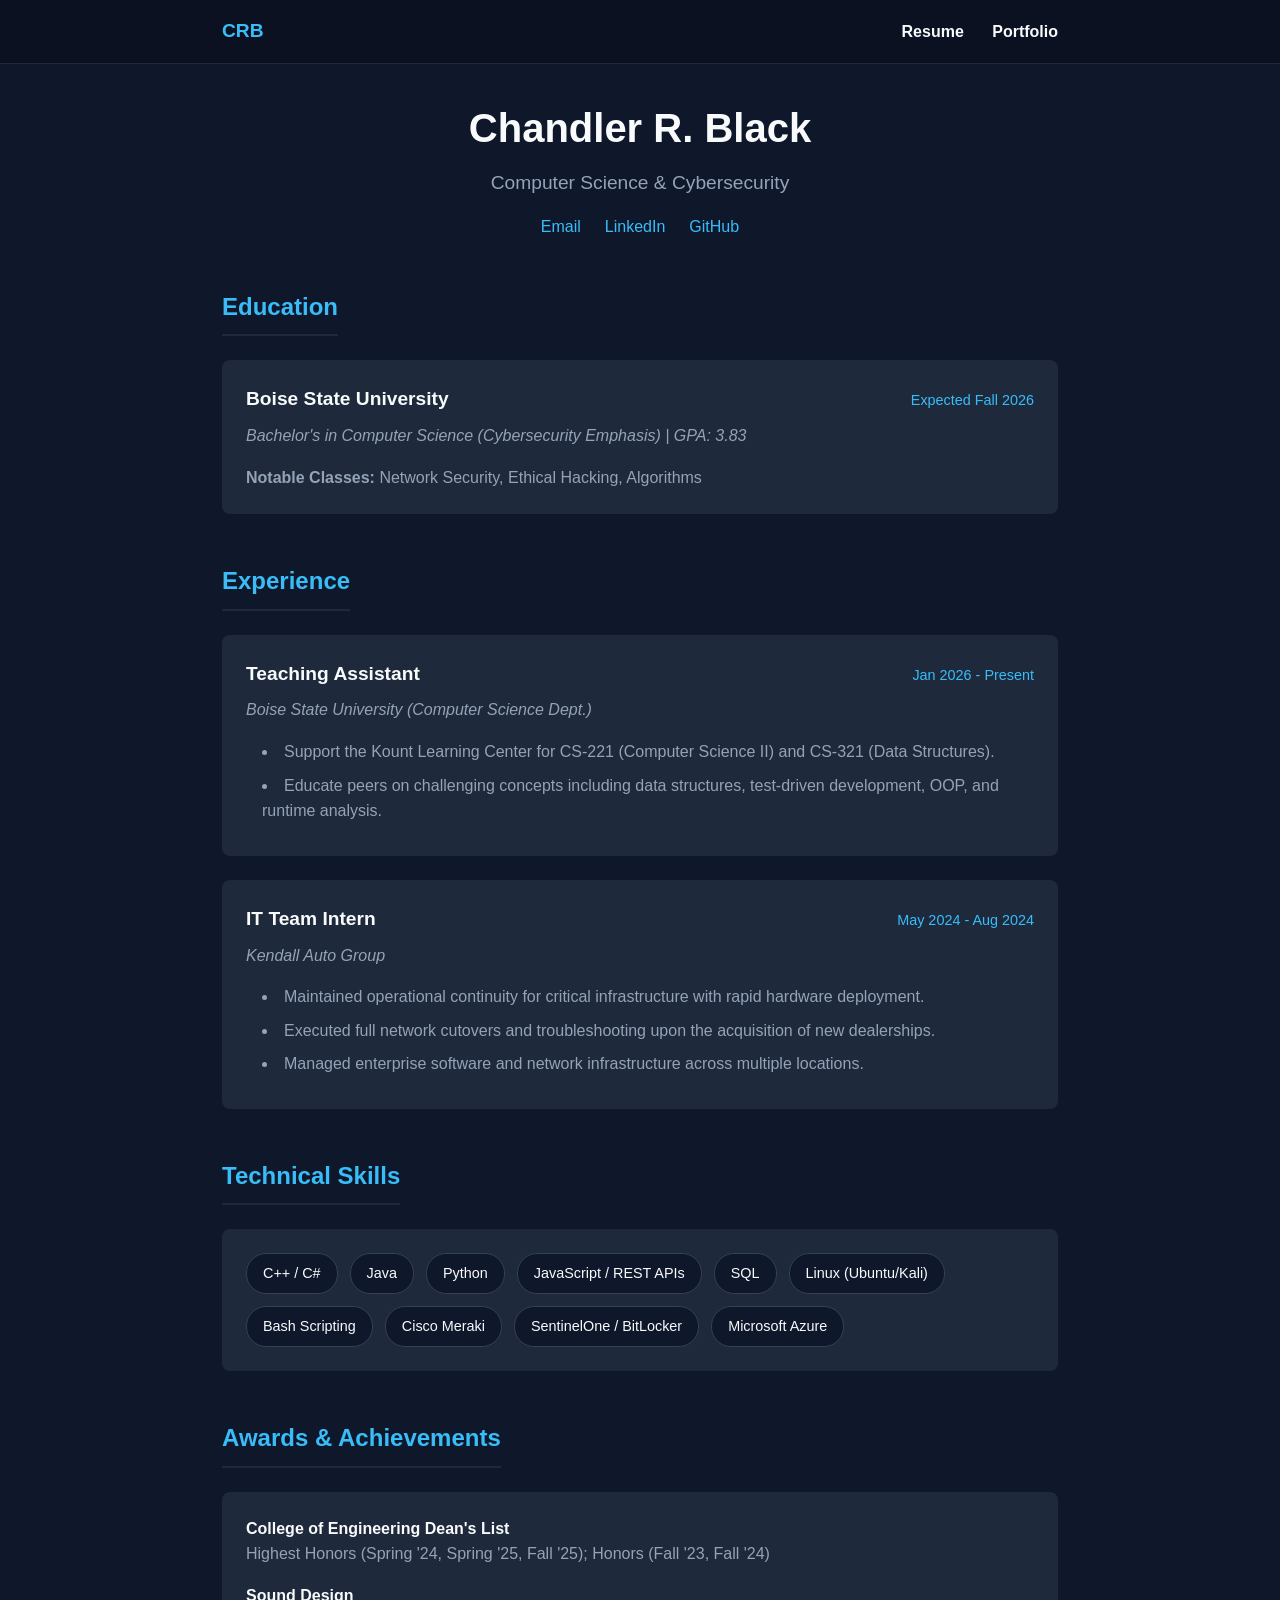
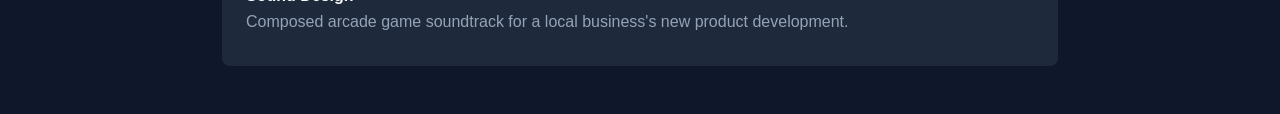
<file: index.html>
<!DOCTYPE html>
<html lang="en">
<head>
    <meta charset="UTF-8">
    <meta name="viewport" content="width=device-width, initial-scale=1.0">
    <title>Chandler R. Black | Resume</title>
    <link rel="stylesheet" href="style.css">
</head>
<body>
    <nav>
        <div class="nav-container">
            <div class="nav-brand">CRB</div>
            <div class="nav-links">
                <a href="index.html">Resume</a>
                <a href="projects.html">Portfolio</a>
            </div>
        </div>
    </nav>

    <div class="container">
        <header>
            <h1>Chandler R. Black</h1>
            <h2>Computer Science & Cybersecurity</h2>
            <div style="margin-top: 1rem; display: flex; justify-content: center; gap: 1.5rem;">
                <a href="mailto:chandlerblack@u.boisestate.edu">Email</a>
                <a href="https://www.linkedin.com/in/chandler-r-black" target="_blank">LinkedIn</a>
                <a href="https://github.com/ChandlerBlack" target="_blank">GitHub</a>
            </div>
        </header>

        <section id="education">
            <h3>Education</h3>
            <div class="card">
                <div class="card-header">
                    <div class="card-title">Boise State University</div>
                    <div class="date">Expected Fall 2026</div>
                </div>
                <div class="card-subtitle">Bachelor's in Computer Science (Cybersecurity Emphasis) | GPA: 3.83</div>
                <p style="color: var(--text-muted);"><strong>Notable Classes:</strong> Network Security, Ethical Hacking, Algorithms</p>
            </div>
        </section>

        <section id="experience">
            <h3>Experience</h3>
            <div class="card">
                <div class="card-header">
                    <div class="card-title">Teaching Assistant</div>
                    <div class="date">Jan 2026 - Present</div>
                </div>
                <div class="card-subtitle">Boise State University (Computer Science Dept.)</div>
                <ul>
                    <li>Support the Kount Learning Center for CS-221 (Computer Science II) and CS-321 (Data Structures).</li>
                    <li>Educate peers on challenging concepts including data structures, test-driven development, OOP, and runtime analysis.</li>
                </ul>
            </div>

            <div class="card">
                <div class="card-header">
                    <div class="card-title">IT Team Intern</div>
                    <div class="date">May 2024 - Aug 2024</div>
                </div>
                <div class="card-subtitle">Kendall Auto Group</div>
                <ul>
                    <li>Maintained operational continuity for critical infrastructure with rapid hardware deployment.</li>
                    <li>Executed full network cutovers and troubleshooting upon the acquisition of new dealerships.</li>
                    <li>Managed enterprise software and network infrastructure across multiple locations.</li>
                </ul>
            </div>
        </section>

        <section id="skills">
            <h3>Technical Skills</h3>
            <div class="card">
                <div class="skills-grid">
                    <span class="skill-tag">C++ / C#</span>
                    <span class="skill-tag">Java</span>
                    <span class="skill-tag">Python</span>
                    <span class="skill-tag">JavaScript / REST APIs</span>
                    <span class="skill-tag">SQL</span>
                    <span class="skill-tag">Linux (Ubuntu/Kali)</span>
                    <span class="skill-tag">Bash Scripting</span>
                    <span class="skill-tag">Cisco Meraki</span>
                    <span class="skill-tag">SentinelOne / BitLocker</span>
                    <span class="skill-tag">Microsoft Azure</span>
                </div>
            </div>
        </section>

        <section id="awards">
            <h3>Awards & Achievements</h3>
            <div class="card">
                <ul style="list-style-type: none; margin-left: 0;">
                    <li style="margin-bottom: 1rem;"><strong style="color: var(--text-main);">College of Engineering Dean's List</strong><br>Highest Honors (Spring '24, Spring '25, Fall '25); Honors (Fall '23, Fall '24)</li>
                    <li><strong style="color: var(--text-main);">Sound Design</strong><br>Composed arcade game soundtrack for a local business's new product development.</li>
                </ul>
            </div>
        </section>
    </div>
</body>
</html>
</file>
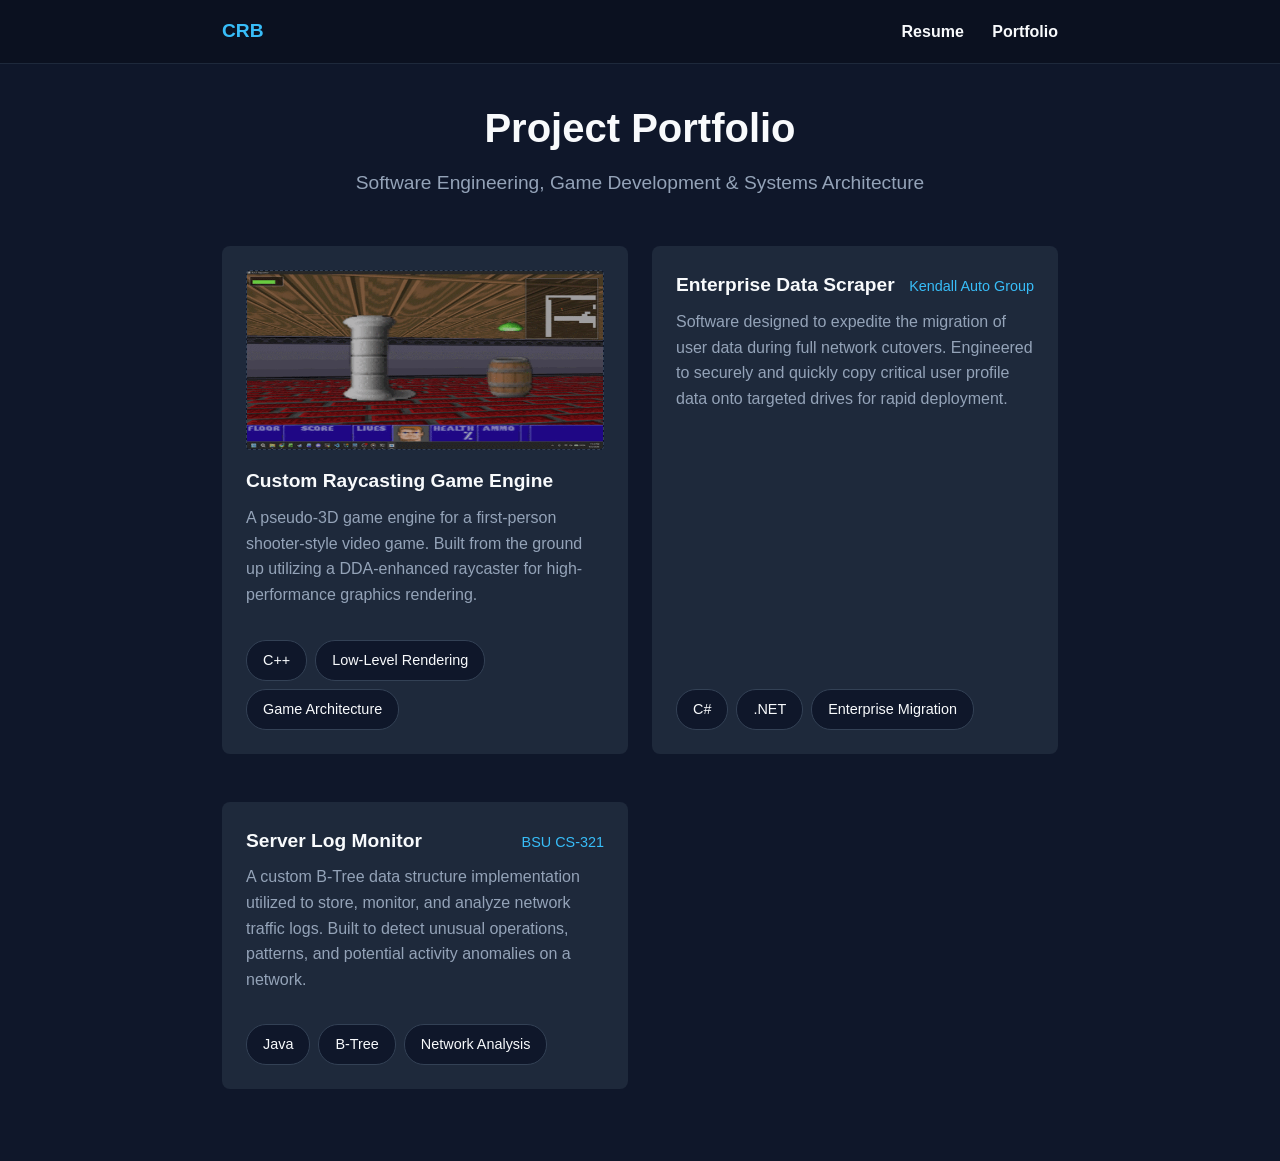
<file: projects.html>
<!DOCTYPE html>
<html lang="en">
<head>
    <meta charset="UTF-8">
    <meta name="viewport" content="width=device-width, initial-scale=1.0">
    <title>Chandler R. Black | Portfolio Showcase</title>
    <link rel="stylesheet" href="style.css">
</head>
<body>
    <nav>
        <div class="nav-container">
            <div class="nav-brand">CRB</div>
            <div class="nav-links">
                <a href="index.html">Resume</a>
                <a href="projects.html">Portfolio</a>
            </div>
        </div>
    </nav>

    <div class="container">
        <header>
            <h1>Project Portfolio</h1>
            <h2>Software Engineering, Game Development & Systems Architecture</h2>
        </header>

        <section id="portfolio">
            <div class="portfolio-grid">
                
                <!-- Project 1: Game Engine -->
                <div class="card portfolio-card">
                    <img class="portfolio-media" src = "Demo.gif" alt = "GIF of the RAT Game Engine Running.">
                    <div class="card-header">
                        <div class="card-title">Custom Raycasting Game Engine</div>
                    </div>
                    <p style="color: var(--text-muted); margin-bottom: 1rem;">
                        A pseudo-3D game engine for a first-person shooter-style video game. Built from the ground up utilizing a DDA-enhanced raycaster for high-performance graphics rendering.
                    </p>
                    <div class="tech-stack">
                        <span class="skill-tag">C++</span>
                        <span class="skill-tag">Low-Level Rendering</span>
                        <span class="skill-tag">Game Architecture</span>
                    </div>
                </div>

                <!-- Project 2: Data Scraper -->
                <div class="card portfolio-card">
                    <!-- <div class="portfolio-media">
                        [ Insert UI Screenshot or Flowchart here ]
                    </div> -->
                    <div class="card-header">
                        <div class="card-title">Enterprise Data Scraper</div>
                        <div class="date">Kendall Auto Group</div>
                    </div>
                    <p style="color: var(--text-muted); margin-bottom: 1rem;">
                        Software designed to expedite the migration of user data during full network cutovers. Engineered to securely and quickly copy critical user profile data onto targeted drives for rapid deployment.
                    </p>
                    <div class="tech-stack">
                        <span class="skill-tag">C#</span>
                        <span class="skill-tag">.NET</span>
                        <span class="skill-tag">Enterprise Migration</span>
                    </div>
                </div>

                <!-- Project 3: B-Tree -->
                <div class="card portfolio-card">
                    <!-- <div class="portfolio-media">
                        [ Insert Terminal Output or Diagram here ]
                    </div> -->
                    <div class="card-header">
                        <div class="card-title">Server Log Monitor</div>
                        <div class="date">BSU CS-321</div>
                    </div>
                    <p style="color: var(--text-muted); margin-bottom: 1rem;">
                        A custom B-Tree data structure implementation utilized to store, monitor, and analyze network traffic logs. Built to detect unusual operations, patterns, and potential activity anomalies on a network.
                    </p>
                    <div class="tech-stack">
                        <span class="skill-tag">Java</span>
                        <span class="skill-tag">B-Tree</span>
                        <span class="skill-tag">Network Analysis</span>
                    </div>
                </div>

            </div>
        </section>
    </div>
</body>
</html>
</file>
<file: style.css>
:root {
    --bg-color: #0f172a;
    --card-bg: #1e293b;
    --text-main: #f8fafc;
    --text-muted: #94a3b8;
    --accent: #38bdf8;
    --accent-hover: #0284c7;
    --nav-bg: #0b1120;
}

* {
    margin: 0;
    padding: 0;
    box-sizing: border-box;
}

body {
    font-family: 'Segoe UI', Tahoma, Geneva, Verdana, sans-serif;
    background-color: var(--bg-color);
    color: var(--text-main);
    line-height: 1.6;
}

a {
    color: var(--accent);
    text-decoration: none;
    transition: color 0.3s ease;
}

a:hover {
    color: var(--accent-hover);
}

/* Navigation Bar */
nav {
    background-color: var(--nav-bg);
    padding: 1rem 0;
    position: sticky;
    top: 0;
    z-index: 100;
    border-bottom: 1px solid var(--card-bg);
}

.nav-container {
    max-width: 900px;
    margin: 0 auto;
    display: flex;
    justify-content: space-between;
    align-items: center;
    padding: 0 2rem;
}

.nav-links a {
    margin-left: 1.5rem;
    font-weight: 600;
    color: var(--text-main);
}

.nav-links a:hover {
    color: var(--accent);
}

.nav-brand {
    font-weight: bold;
    font-size: 1.2rem;
    color: var(--accent);
}

.container {
    max-width: 900px;
    margin: 2rem auto;
    padding: 0 2rem;
}

header {
    text-align: center;
    margin-bottom: 3rem;
}

header h1 {
    font-size: 2.5rem;
    margin-bottom: 0.5rem;
}

header h2 {
    font-size: 1.2rem;
    color: var(--text-muted);
    font-weight: 400;
}

section {
    margin-bottom: 3rem;
}

h3 {
    font-size: 1.5rem;
    margin-bottom: 1.5rem;
    color: var(--accent);
    border-bottom: 2px solid var(--card-bg);
    padding-bottom: 0.5rem;
    display: inline-block;
}

.card {
    background-color: var(--card-bg);
    padding: 1.5rem;
    border-radius: 8px;
    margin-bottom: 1.5rem;
}

.card-header {
    display: flex;
    justify-content: space-between;
    align-items: baseline;
    margin-bottom: 0.5rem;
    flex-wrap: wrap;
}

.card-title {
    font-weight: bold;
    font-size: 1.2rem;
}

.card-subtitle {
    color: var(--text-muted);
    font-style: italic;
    margin-bottom: 1rem;
}

.date {
    color: var(--accent);
    font-size: 0.9rem;
}

ul {
    list-style-position: inside;
    margin-left: 1rem;
    color: var(--text-muted);
}

li {
    margin-bottom: 0.5rem;
}

.skills-grid {
    display: flex;
    flex-wrap: wrap;
    gap: 0.75rem;
}

.skill-tag {
    background-color: var(--bg-color);
    padding: 0.5rem 1rem;
    border-radius: 20px;
    font-size: 0.9rem;
    border: 1px solid #334155;
}

/* Portfolio Specific Styles */
.portfolio-grid {
    display: grid;
    grid-template-columns: repeat(auto-fit, minmax(350px, 1fr));
    gap: 1.5rem;
}

.portfolio-card {
    display: flex;
    flex-direction: column;
}

.portfolio-media {
    background-color: #0f172a;
    height: 180px;
    border-radius: 4px;
    margin-bottom: 1rem;
    display: flex;
    align-items: center;
    justify-content: center;
    border: 1px dashed #334155;
    color: var(--text-muted);
}

.tech-stack {
    margin-top: auto;
    padding-top: 1rem;
    display: flex;
    gap: 0.5rem;
    flex-wrap: wrap;
}

@media (max-width: 600px) {
    .card-header {
        flex-direction: column;
    }
    .date {
        margin-top: 0.25rem;
    }
    .portfolio-grid {
        grid-template-columns: 1fr;
    }
}
</file>
